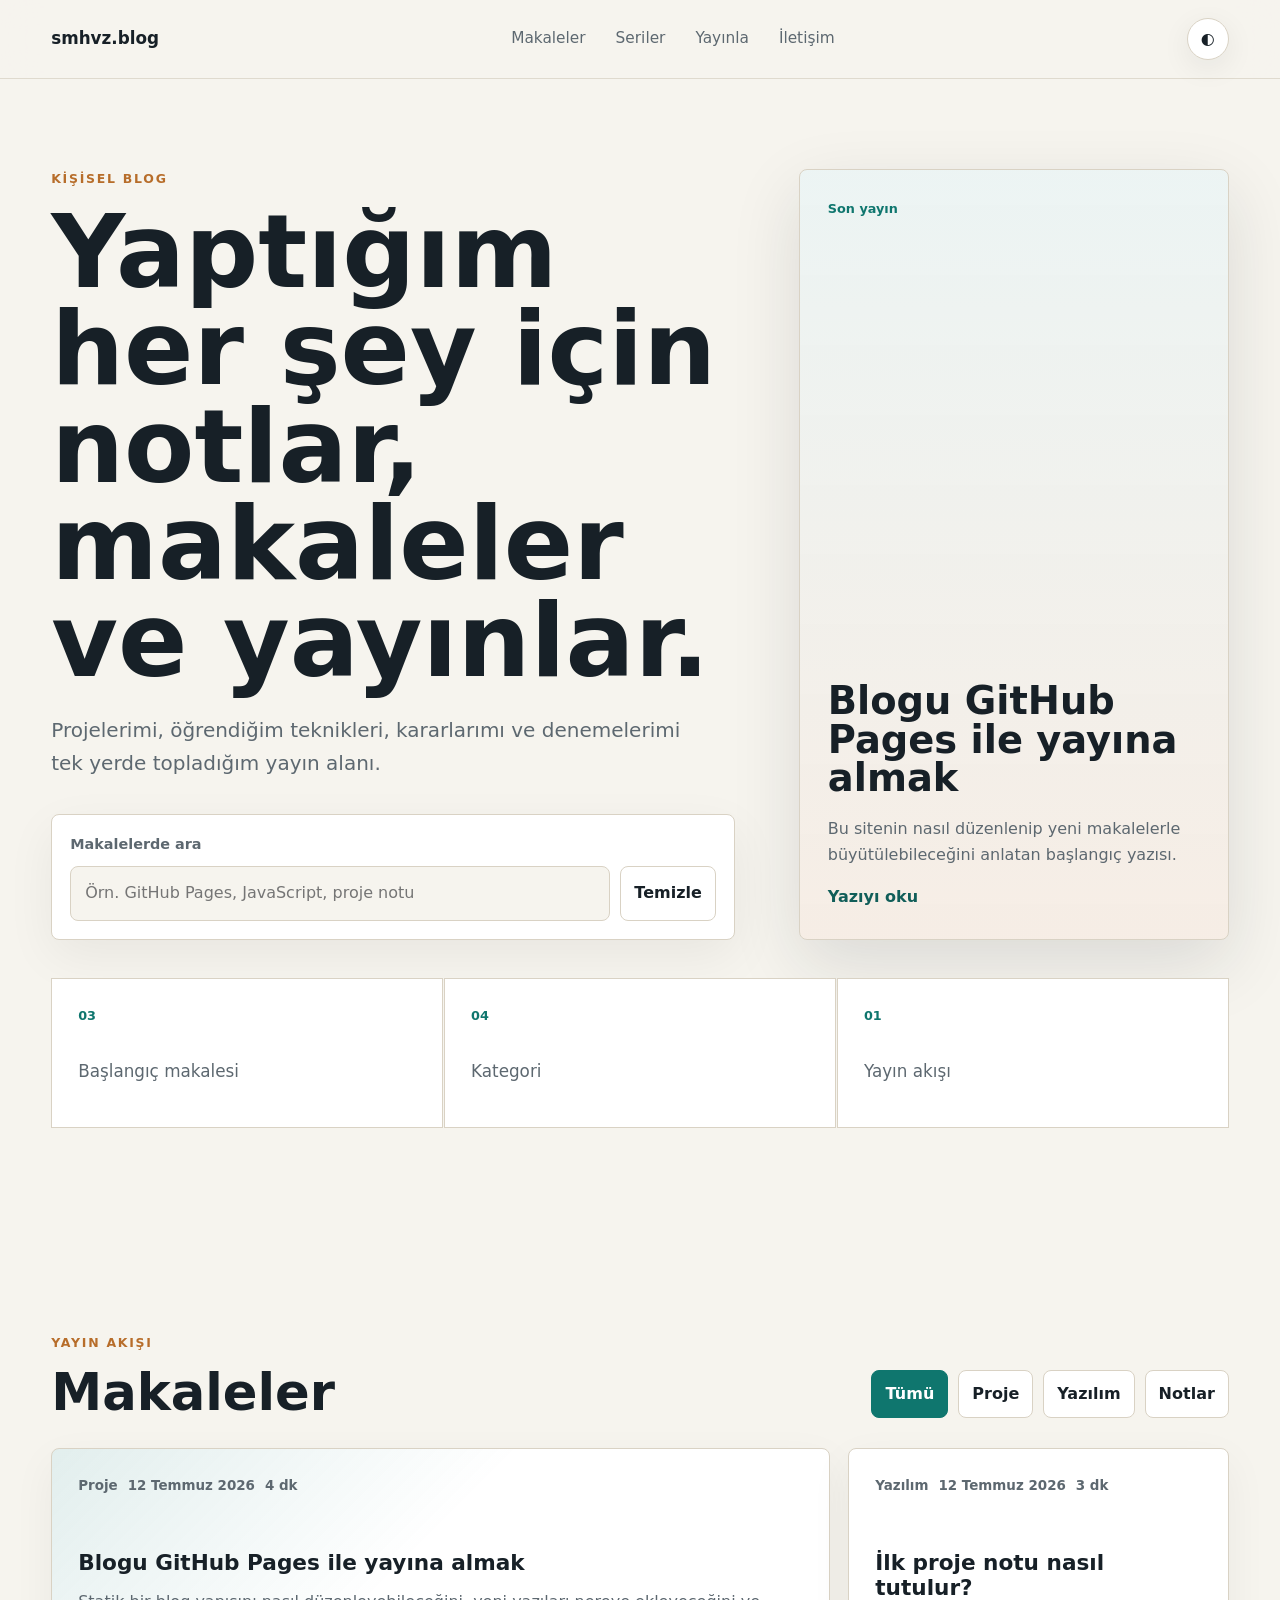
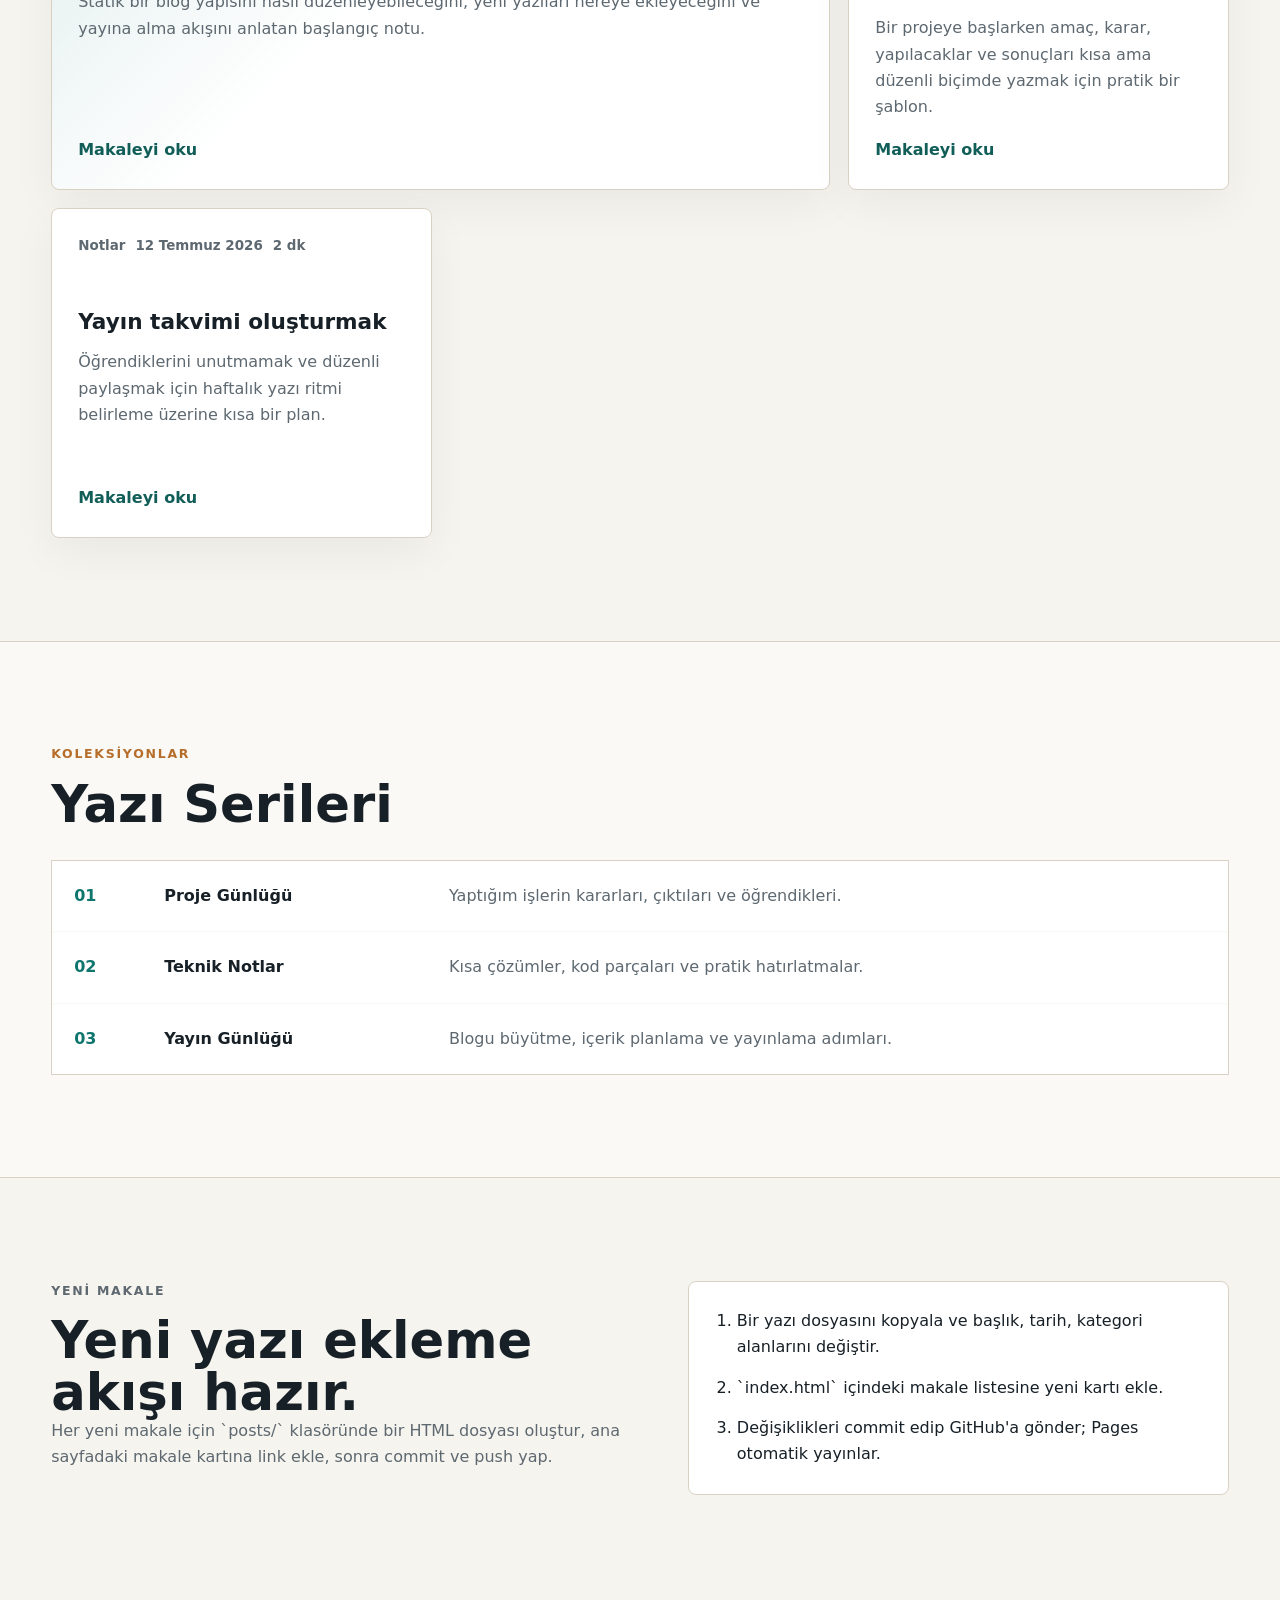
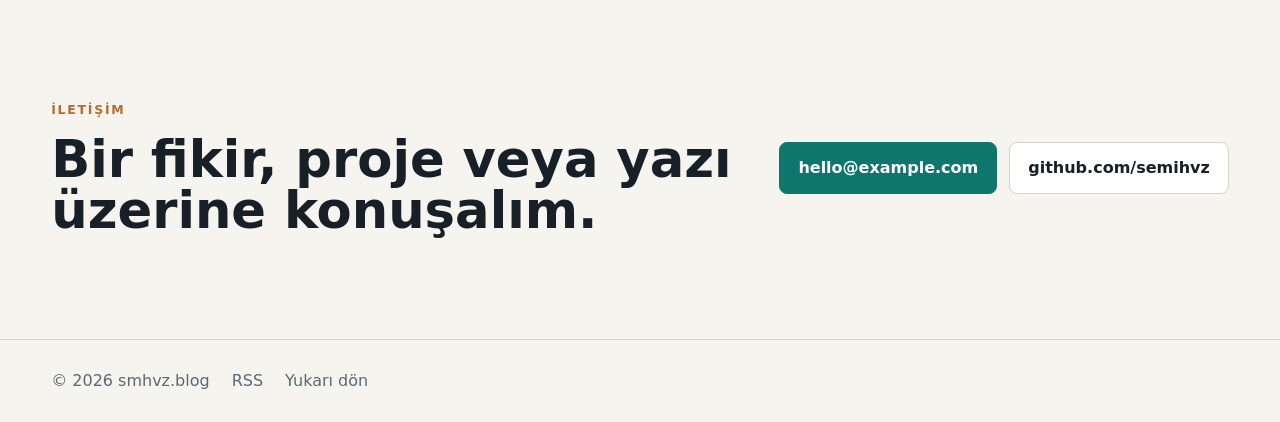
<file: index.html>
<!doctype html>
<html lang="tr">
  <head>
    <meta charset="utf-8" />
    <meta name="viewport" content="width=device-width, initial-scale=1" />
    <meta
      name="description"
      content="smhvz blog: projeler, öğrendiklerim, yazılım notları ve yayınladığım makaleler."
    />
    <meta property="og:title" content="smhvz | Blog" />
    <meta
      property="og:description"
      content="Yaptığım işler, projeler ve yazılım üzerine yayınladığım makaleler."
    />
    <meta property="og:image" content="assets/portfolio-visual.png" />
    <title>smhvz | Blog</title>
    <link rel="preload" href="assets/portfolio-visual.png" as="image" />
    <link rel="stylesheet" href="styles.css" />
  </head>
  <body>
    <header class="site-header">
      <a class="brand" href="#top" aria-label="Ana sayfa">smhvz.blog</a>
      <nav class="nav" aria-label="Ana menü">
        <a href="#articles">Makaleler</a>
        <a href="#series">Seriler</a>
        <a href="#publish">Yayınla</a>
        <a href="#contact">İletişim</a>
      </nav>
      <button class="theme-toggle" type="button" aria-label="Temayı değiştir">
        <span aria-hidden="true">◐</span>
      </button>
    </header>

    <main id="top">
      <section class="hero blog-hero" aria-labelledby="hero-title">
        <div class="hero-copy">
          <p class="eyebrow">Kişisel Blog</p>
          <h1 id="hero-title">Yaptığım her şey için notlar, makaleler ve yayınlar.</h1>
          <p class="hero-text">
            Projelerimi, öğrendiğim teknikleri, kararlarımı ve denemelerimi tek
            yerde topladığım yayın alanı.
          </p>
          <form class="search-panel" role="search" aria-label="Makalelerde ara">
            <label for="search">Makalelerde ara</label>
            <div>
              <input
                id="search"
                name="search"
                type="search"
                placeholder="Örn. GitHub Pages, JavaScript, proje notu"
                autocomplete="off"
              />
              <button type="reset">Temizle</button>
            </div>
          </form>
        </div>
        <aside class="hero-note" aria-label="Yayın özeti">
          <span class="note-label">Son yayın</span>
          <h2>Blogu GitHub Pages ile yayına almak</h2>
          <p>
            Bu sitenin nasıl düzenlenip yeni makalelerle büyütülebileceğini
            anlatan başlangıç yazısı.
          </p>
          <a class="text-link" href="posts/github-pages-blog.html">Yazıyı oku</a>
        </aside>
      </section>

      <section class="section stats" aria-label="Blog özeti">
        <div>
          <span class="metric">03</span>
          <p>Başlangıç makalesi</p>
        </div>
        <div>
          <span class="metric">04</span>
          <p>Kategori</p>
        </div>
        <div>
          <span class="metric">01</span>
          <p>Yayın akışı</p>
        </div>
      </section>

      <section class="section articles-section" id="articles" aria-labelledby="articles-title">
        <div class="section-heading">
          <div>
            <p class="eyebrow">Yayın Akışı</p>
            <h2 id="articles-title">Makaleler</h2>
          </div>
          <div class="filters" aria-label="Makale filtreleri">
            <button class="filter active" type="button" data-filter="all">Tümü</button>
            <button class="filter" type="button" data-filter="Proje">Proje</button>
            <button class="filter" type="button" data-filter="Yazılım">Yazılım</button>
            <button class="filter" type="button" data-filter="Notlar">Notlar</button>
          </div>
        </div>

        <div class="article-grid" id="article-grid">
          <article class="article-card featured" data-category="Proje">
            <div class="article-meta">
              <span>Proje</span>
              <time datetime="2026-07-12">12 Temmuz 2026</time>
              <span>4 dk</span>
            </div>
            <h3>Blogu GitHub Pages ile yayına almak</h3>
            <p>
              Statik bir blog yapısını nasıl düzenleyebileceğini, yeni yazıları
              nereye ekleyeceğini ve yayına alma akışını anlatan başlangıç notu.
            </p>
            <a class="text-link" href="posts/github-pages-blog.html">Makaleyi oku</a>
          </article>

          <article class="article-card" data-category="Yazılım">
            <div class="article-meta">
              <span>Yazılım</span>
              <time datetime="2026-07-12">12 Temmuz 2026</time>
              <span>3 dk</span>
            </div>
            <h3>İlk proje notu nasıl tutulur?</h3>
            <p>
              Bir projeye başlarken amaç, karar, yapılacaklar ve sonuçları kısa
              ama düzenli biçimde yazmak için pratik bir şablon.
            </p>
            <a class="text-link" href="posts/proje-notu-sablonu.html">Makaleyi oku</a>
          </article>

          <article class="article-card" data-category="Notlar">
            <div class="article-meta">
              <span>Notlar</span>
              <time datetime="2026-07-12">12 Temmuz 2026</time>
              <span>2 dk</span>
            </div>
            <h3>Yayın takvimi oluşturmak</h3>
            <p>
              Öğrendiklerini unutmamak ve düzenli paylaşmak için haftalık yazı
              ritmi belirleme üzerine kısa bir plan.
            </p>
            <a class="text-link" href="posts/yayin-takvimi.html">Makaleyi oku</a>
          </article>
        </div>
        <p class="empty-state" hidden>Bu aramaya uygun makale bulunamadı.</p>
      </section>

      <section class="section series-section" id="series" aria-labelledby="series-title">
        <div class="section-heading">
          <div>
            <p class="eyebrow">Koleksiyonlar</p>
            <h2 id="series-title">Yazı Serileri</h2>
          </div>
        </div>
        <div class="series-list">
          <a href="#articles">
            <span>01</span>
            <strong>Proje Günlüğü</strong>
            <em>Yaptığım işlerin kararları, çıktıları ve öğrendikleri.</em>
          </a>
          <a href="#articles">
            <span>02</span>
            <strong>Teknik Notlar</strong>
            <em>Kısa çözümler, kod parçaları ve pratik hatırlatmalar.</em>
          </a>
          <a href="#articles">
            <span>03</span>
            <strong>Yayın Günlüğü</strong>
            <em>Blogu büyütme, içerik planlama ve yayınlama adımları.</em>
          </a>
        </div>
      </section>

      <section class="section publish" id="publish" aria-labelledby="publish-title">
        <div>
          <p class="eyebrow">Yeni Makale</p>
          <h2 id="publish-title">Yeni yazı ekleme akışı hazır.</h2>
          <p>
            Her yeni makale için `posts/` klasöründe bir HTML dosyası oluştur,
            ana sayfadaki makale kartına link ekle, sonra commit ve push yap.
          </p>
        </div>
        <ol class="publish-steps">
          <li>Bir yazı dosyasını kopyala ve başlık, tarih, kategori alanlarını değiştir.</li>
          <li>`index.html` içindeki makale listesine yeni kartı ekle.</li>
          <li>Değişiklikleri commit edip GitHub'a gönder; Pages otomatik yayınlar.</li>
        </ol>
      </section>

      <section class="section contact" id="contact" aria-labelledby="contact-title">
        <div>
          <p class="eyebrow">İletişim</p>
          <h2 id="contact-title">Bir fikir, proje veya yazı üzerine konuşalım.</h2>
        </div>
        <div class="contact-actions">
          <a class="button primary" href="mailto:hello@example.com">hello@example.com</a>
          <a class="button secondary" href="https://github.com/semihvz">github.com/semihvz</a>
        </div>
      </section>
    </main>

    <footer class="footer">
      <span>© <span id="year"></span> smhvz.blog</span>
      <a href="feed.xml">RSS</a>
      <a href="#top">Yukarı dön</a>
    </footer>

    <script src="script.js"></script>
  </body>
</html>
</file>
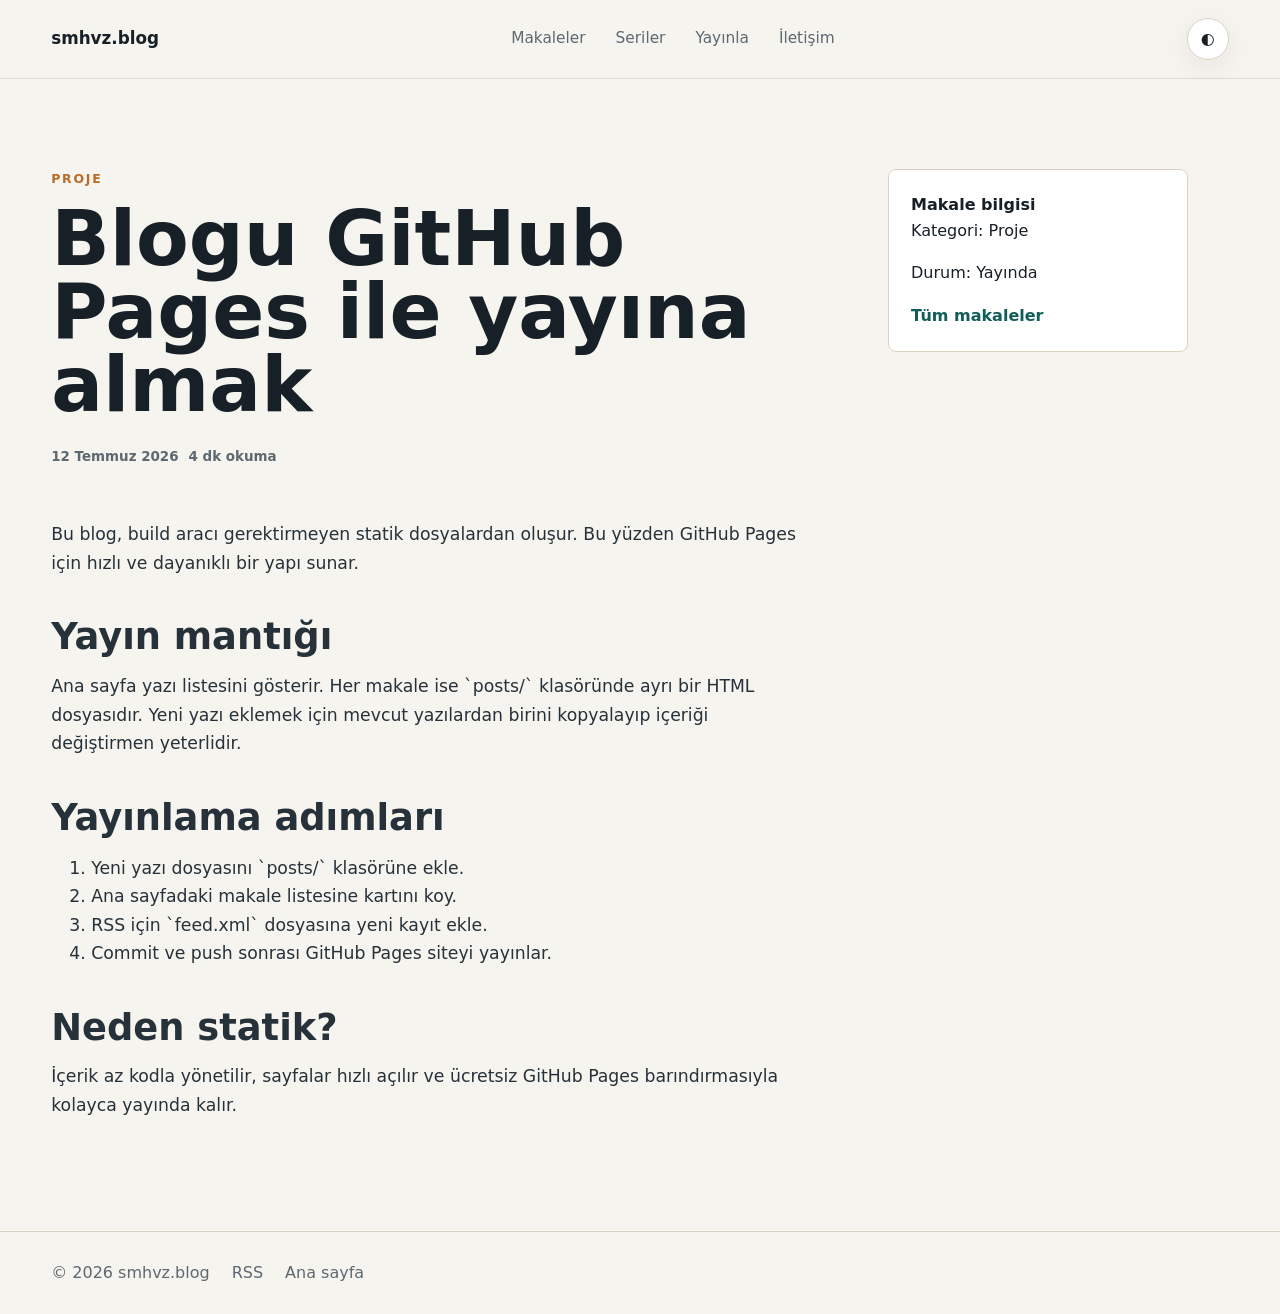
<file: posts/github-pages-blog.html>
<!doctype html>
<html lang="tr">
  <head>
    <meta charset="utf-8" />
    <meta name="viewport" content="width=device-width, initial-scale=1" />
    <meta
      name="description"
      content="GitHub Pages üzerinde statik blogu düzenleme ve yayınlama notları."
    />
    <title>Blogu GitHub Pages ile yayına almak | smhvz</title>
    <link rel="stylesheet" href="../styles.css" />
  </head>
  <body>
    <header class="site-header">
      <a class="brand" href="../index.html">smhvz.blog</a>
      <nav class="nav" aria-label="Ana menü">
        <a href="../index.html#articles">Makaleler</a>
        <a href="../index.html#series">Seriler</a>
        <a href="../index.html#publish">Yayınla</a>
        <a href="../index.html#contact">İletişim</a>
      </nav>
      <button class="theme-toggle" type="button" aria-label="Temayı değiştir">
        <span aria-hidden="true">◐</span>
      </button>
    </header>

    <main class="post-main">
      <article class="post">
        <header class="post-header">
          <p class="eyebrow">Proje</p>
          <h1>Blogu GitHub Pages ile yayına almak</h1>
          <div class="article-meta">
            <time datetime="2026-07-12">12 Temmuz 2026</time>
            <span>4 dk okuma</span>
          </div>
        </header>
        <div class="post-content">
          <p>
            Bu blog, build aracı gerektirmeyen statik dosyalardan oluşur. Bu
            yüzden GitHub Pages için hızlı ve dayanıklı bir yapı sunar.
          </p>
          <h2>Yayın mantığı</h2>
          <p>
            Ana sayfa yazı listesini gösterir. Her makale ise `posts/`
            klasöründe ayrı bir HTML dosyasıdır. Yeni yazı eklemek için mevcut
            yazılardan birini kopyalayıp içeriği değiştirmen yeterlidir.
          </p>
          <h2>Yayınlama adımları</h2>
          <ol>
            <li>Yeni yazı dosyasını `posts/` klasörüne ekle.</li>
            <li>Ana sayfadaki makale listesine kartını koy.</li>
            <li>RSS için `feed.xml` dosyasına yeni kayıt ekle.</li>
            <li>Commit ve push sonrası GitHub Pages siteyi yayınlar.</li>
          </ol>
          <h2>Neden statik?</h2>
          <p>
            İçerik az kodla yönetilir, sayfalar hızlı açılır ve ücretsiz GitHub
            Pages barındırmasıyla kolayca yayında kalır.
          </p>
        </div>
      </article>

      <aside class="post-sidebar">
        <strong>Makale bilgisi</strong>
        <p>Kategori: Proje</p>
        <p>Durum: Yayında</p>
        <a href="../index.html#articles">Tüm makaleler</a>
      </aside>
    </main>

    <footer class="footer">
      <span>© <span id="year"></span> smhvz.blog</span>
      <a href="../feed.xml">RSS</a>
      <a href="../index.html">Ana sayfa</a>
    </footer>
    <script src="../script.js"></script>
  </body>
</html>
</file>
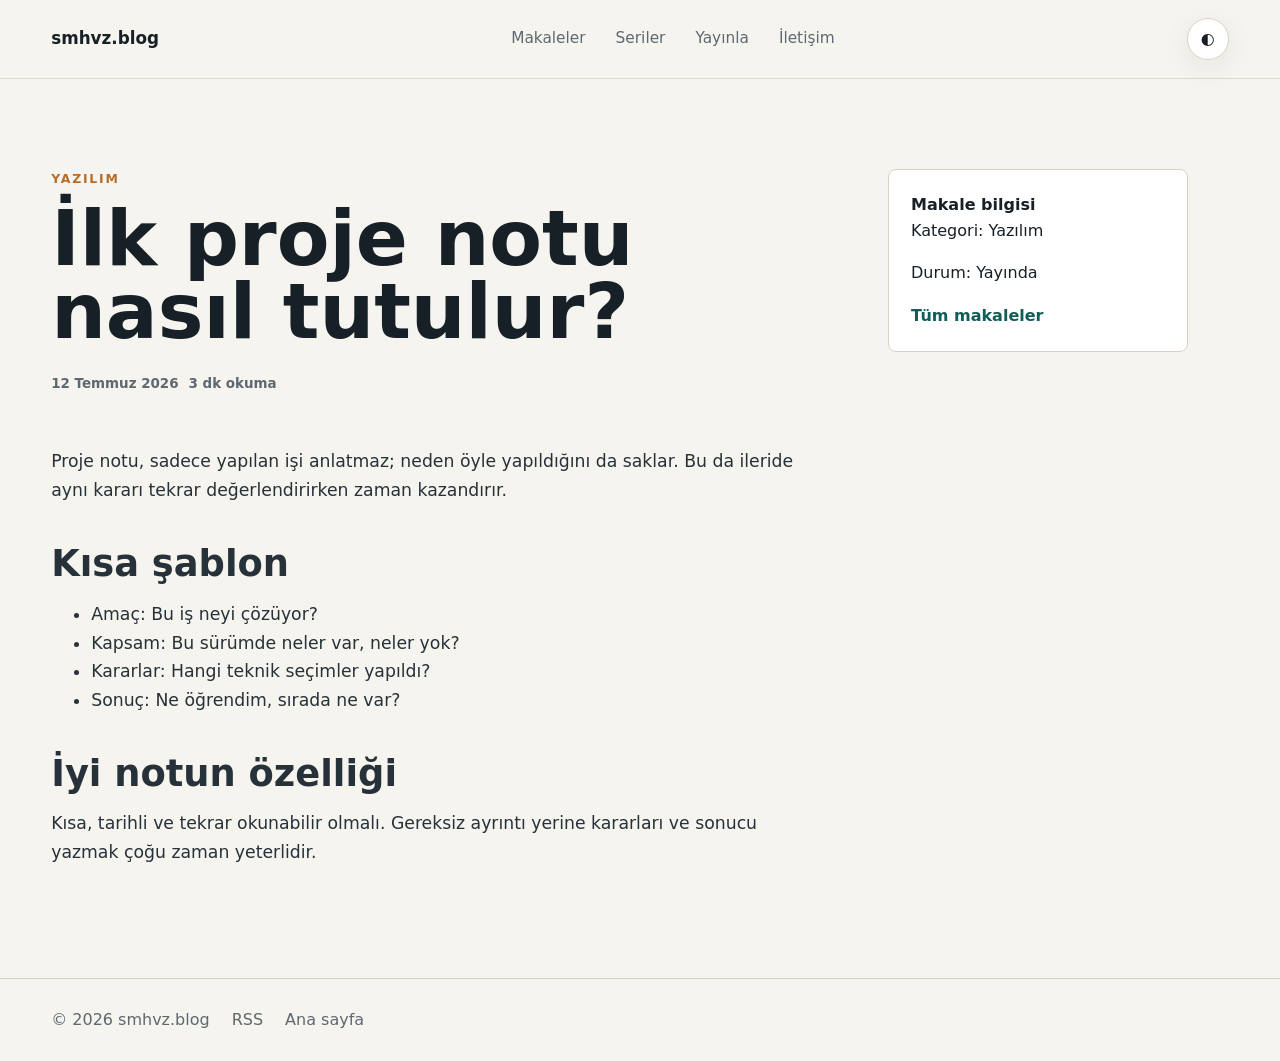
<file: posts/proje-notu-sablonu.html>
<!doctype html>
<html lang="tr">
  <head>
    <meta charset="utf-8" />
    <meta name="viewport" content="width=device-width, initial-scale=1" />
    <meta name="description" content="Projeler için kısa ve düzenli not tutma şablonu." />
    <title>İlk proje notu nasıl tutulur? | smhvz</title>
    <link rel="stylesheet" href="../styles.css" />
  </head>
  <body>
    <header class="site-header">
      <a class="brand" href="../index.html">smhvz.blog</a>
      <nav class="nav" aria-label="Ana menü">
        <a href="../index.html#articles">Makaleler</a>
        <a href="../index.html#series">Seriler</a>
        <a href="../index.html#publish">Yayınla</a>
        <a href="../index.html#contact">İletişim</a>
      </nav>
      <button class="theme-toggle" type="button" aria-label="Temayı değiştir">
        <span aria-hidden="true">◐</span>
      </button>
    </header>

    <main class="post-main">
      <article class="post">
        <header class="post-header">
          <p class="eyebrow">Yazılım</p>
          <h1>İlk proje notu nasıl tutulur?</h1>
          <div class="article-meta">
            <time datetime="2026-07-12">12 Temmuz 2026</time>
            <span>3 dk okuma</span>
          </div>
        </header>
        <div class="post-content">
          <p>
            Proje notu, sadece yapılan işi anlatmaz; neden öyle yapıldığını da
            saklar. Bu da ileride aynı kararı tekrar değerlendirirken zaman
            kazandırır.
          </p>
          <h2>Kısa şablon</h2>
          <ul>
            <li>Amaç: Bu iş neyi çözüyor?</li>
            <li>Kapsam: Bu sürümde neler var, neler yok?</li>
            <li>Kararlar: Hangi teknik seçimler yapıldı?</li>
            <li>Sonuç: Ne öğrendim, sırada ne var?</li>
          </ul>
          <h2>İyi notun özelliği</h2>
          <p>
            Kısa, tarihli ve tekrar okunabilir olmalı. Gereksiz ayrıntı yerine
            kararları ve sonucu yazmak çoğu zaman yeterlidir.
          </p>
        </div>
      </article>

      <aside class="post-sidebar">
        <strong>Makale bilgisi</strong>
        <p>Kategori: Yazılım</p>
        <p>Durum: Yayında</p>
        <a href="../index.html#articles">Tüm makaleler</a>
      </aside>
    </main>

    <footer class="footer">
      <span>© <span id="year"></span> smhvz.blog</span>
      <a href="../feed.xml">RSS</a>
      <a href="../index.html">Ana sayfa</a>
    </footer>
    <script src="../script.js"></script>
  </body>
</html>
</file>
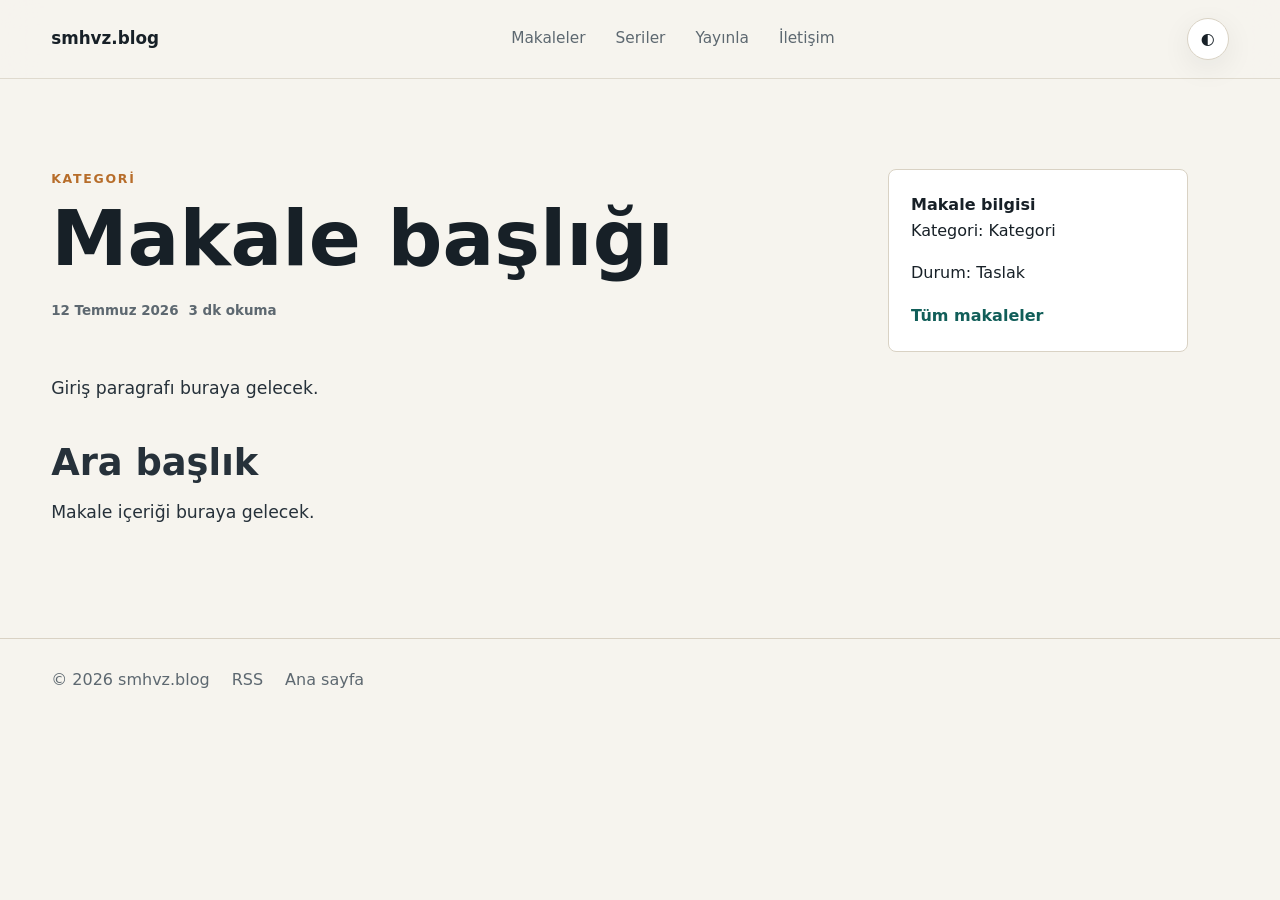
<file: posts/template.html>
<!doctype html>
<html lang="tr">
  <head>
    <meta charset="utf-8" />
    <meta name="viewport" content="width=device-width, initial-scale=1" />
    <meta name="description" content="Makale açıklaması." />
    <title>Makale başlığı | smhvz</title>
    <link rel="stylesheet" href="../styles.css" />
  </head>
  <body>
    <header class="site-header">
      <a class="brand" href="../index.html">smhvz.blog</a>
      <nav class="nav" aria-label="Ana menü">
        <a href="../index.html#articles">Makaleler</a>
        <a href="../index.html#series">Seriler</a>
        <a href="../index.html#publish">Yayınla</a>
        <a href="../index.html#contact">İletişim</a>
      </nav>
      <button class="theme-toggle" type="button" aria-label="Temayı değiştir">
        <span aria-hidden="true">◐</span>
      </button>
    </header>

    <main class="post-main">
      <article class="post">
        <header class="post-header">
          <p class="eyebrow">Kategori</p>
          <h1>Makale başlığı</h1>
          <div class="article-meta">
            <time datetime="2026-07-12">12 Temmuz 2026</time>
            <span>3 dk okuma</span>
          </div>
        </header>
        <div class="post-content">
          <p>Giriş paragrafı buraya gelecek.</p>
          <h2>Ara başlık</h2>
          <p>Makale içeriği buraya gelecek.</p>
        </div>
      </article>

      <aside class="post-sidebar">
        <strong>Makale bilgisi</strong>
        <p>Kategori: Kategori</p>
        <p>Durum: Taslak</p>
        <a href="../index.html#articles">Tüm makaleler</a>
      </aside>
    </main>

    <footer class="footer">
      <span>© <span id="year"></span> smhvz.blog</span>
      <a href="../feed.xml">RSS</a>
      <a href="../index.html">Ana sayfa</a>
    </footer>
    <script src="../script.js"></script>
  </body>
</html>
</file>
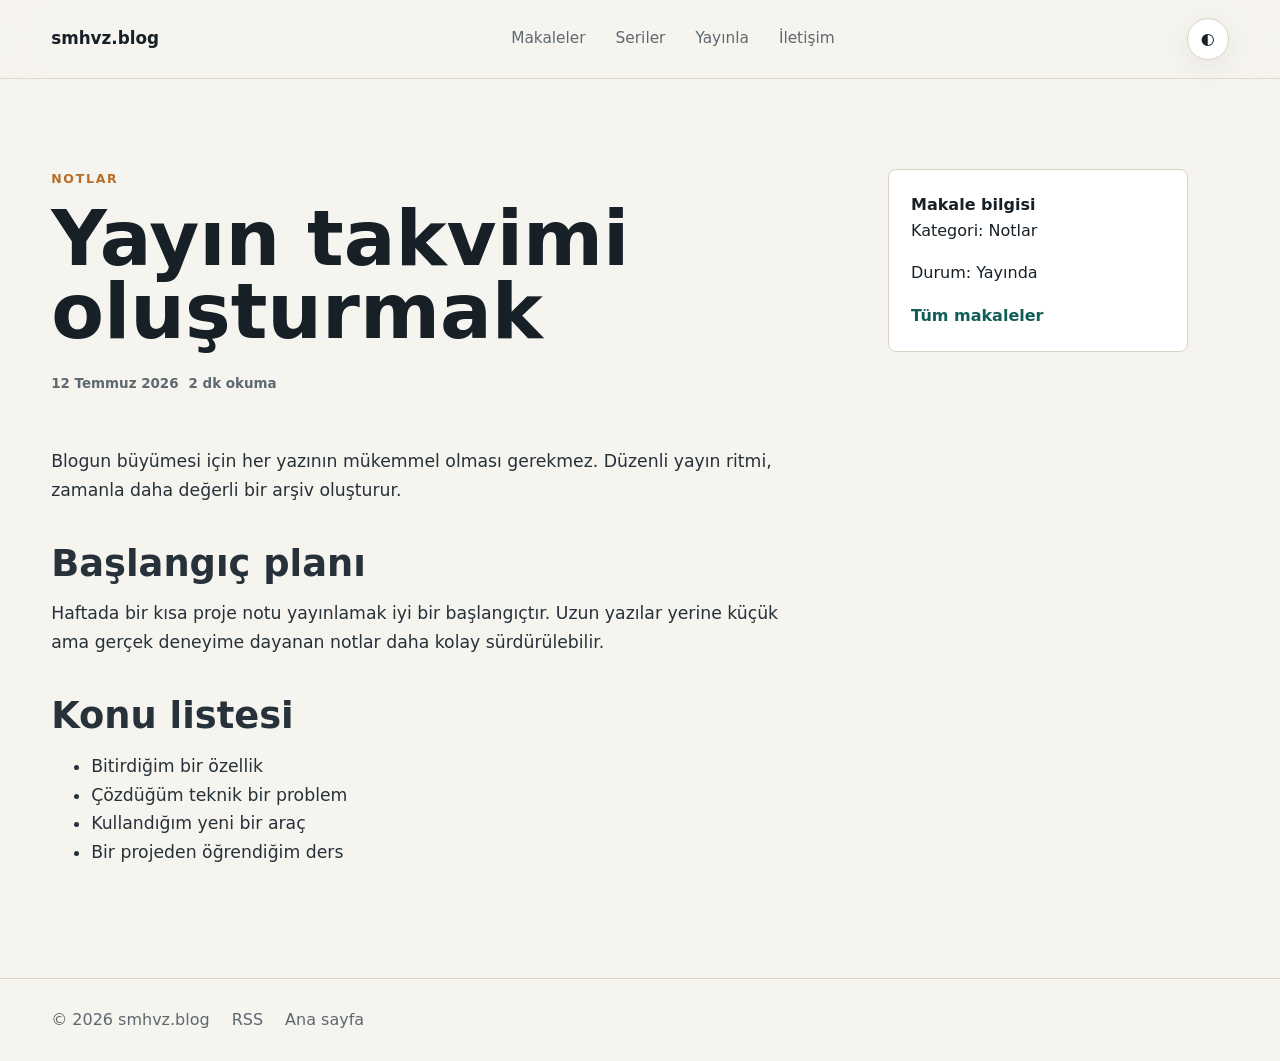
<file: posts/yayin-takvimi.html>
<!doctype html>
<html lang="tr">
  <head>
    <meta charset="utf-8" />
    <meta name="viewport" content="width=device-width, initial-scale=1" />
    <meta name="description" content="Düzenli blog yayını için basit yayın takvimi." />
    <title>Yayın takvimi oluşturmak | smhvz</title>
    <link rel="stylesheet" href="../styles.css" />
  </head>
  <body>
    <header class="site-header">
      <a class="brand" href="../index.html">smhvz.blog</a>
      <nav class="nav" aria-label="Ana menü">
        <a href="../index.html#articles">Makaleler</a>
        <a href="../index.html#series">Seriler</a>
        <a href="../index.html#publish">Yayınla</a>
        <a href="../index.html#contact">İletişim</a>
      </nav>
      <button class="theme-toggle" type="button" aria-label="Temayı değiştir">
        <span aria-hidden="true">◐</span>
      </button>
    </header>

    <main class="post-main">
      <article class="post">
        <header class="post-header">
          <p class="eyebrow">Notlar</p>
          <h1>Yayın takvimi oluşturmak</h1>
          <div class="article-meta">
            <time datetime="2026-07-12">12 Temmuz 2026</time>
            <span>2 dk okuma</span>
          </div>
        </header>
        <div class="post-content">
          <p>
            Blogun büyümesi için her yazının mükemmel olması gerekmez. Düzenli
            yayın ritmi, zamanla daha değerli bir arşiv oluşturur.
          </p>
          <h2>Başlangıç planı</h2>
          <p>
            Haftada bir kısa proje notu yayınlamak iyi bir başlangıçtır. Uzun
            yazılar yerine küçük ama gerçek deneyime dayanan notlar daha kolay
            sürdürülebilir.
          </p>
          <h2>Konu listesi</h2>
          <ul>
            <li>Bitirdiğim bir özellik</li>
            <li>Çözdüğüm teknik bir problem</li>
            <li>Kullandığım yeni bir araç</li>
            <li>Bir projeden öğrendiğim ders</li>
          </ul>
        </div>
      </article>

      <aside class="post-sidebar">
        <strong>Makale bilgisi</strong>
        <p>Kategori: Notlar</p>
        <p>Durum: Yayında</p>
        <a href="../index.html#articles">Tüm makaleler</a>
      </aside>
    </main>

    <footer class="footer">
      <span>© <span id="year"></span> smhvz.blog</span>
      <a href="../feed.xml">RSS</a>
      <a href="../index.html">Ana sayfa</a>
    </footer>
    <script src="../script.js"></script>
  </body>
</html>
</file>
<file: styles.css>
:root {
  color-scheme: light;
  --bg: #f6f4ee;
  --surface: #ffffff;
  --surface-soft: #ebe6dc;
  --text: #172027;
  --muted: #5d6870;
  --line: #d9d2c4;
  --accent: #0f766e;
  --accent-strong: #115e59;
  --warm: #b76d2a;
  --ink: #26313a;
  --shadow: 0 24px 70px rgba(23, 32, 39, 0.12);
}

:root[data-theme="dark"] {
  color-scheme: dark;
  --bg: #11161b;
  --surface: #192127;
  --surface-soft: #202b31;
  --text: #f2f5f2;
  --muted: #aab5b8;
  --line: #2e3b42;
  --accent: #7dd3c7;
  --accent-strong: #a2ece2;
  --warm: #f0b36b;
  --ink: #e8eeee;
  --shadow: 0 24px 70px rgba(0, 0, 0, 0.38);
}

* {
  box-sizing: border-box;
}

html {
  scroll-behavior: smooth;
}

body {
  margin: 0;
  background: var(--bg);
  color: var(--text);
  font-family:
    Inter, ui-sans-serif, system-ui, -apple-system, BlinkMacSystemFont, "Segoe UI",
    sans-serif;
  line-height: 1.65;
}

a {
  color: inherit;
  text-decoration: none;
}

button,
input {
  font: inherit;
}

.site-header {
  position: sticky;
  top: 0;
  z-index: 10;
  display: flex;
  align-items: center;
  justify-content: space-between;
  gap: 24px;
  padding: 18px clamp(18px, 4vw, 64px);
  border-bottom: 1px solid color-mix(in srgb, var(--line), transparent 22%);
  background: color-mix(in srgb, var(--bg), transparent 8%);
  backdrop-filter: blur(18px);
}

.brand {
  font-size: 1.05rem;
  font-weight: 900;
  letter-spacing: 0;
}

.nav {
  display: flex;
  align-items: center;
  gap: clamp(14px, 3vw, 30px);
  color: var(--muted);
  font-size: 0.96rem;
}

.nav a:hover,
.footer a:hover,
.text-link:hover,
.article-meta a:hover {
  color: var(--accent-strong);
}

.theme-toggle {
  display: inline-grid;
  width: 42px;
  height: 42px;
  place-items: center;
  border: 1px solid var(--line);
  border-radius: 50%;
  background: var(--surface);
  color: var(--text);
  cursor: pointer;
  box-shadow: 0 8px 30px rgba(0, 0, 0, 0.07);
}

.hero {
  display: grid;
  grid-template-columns: minmax(0, 1fr) minmax(300px, 430px);
  align-items: stretch;
  gap: clamp(24px, 5vw, 72px);
  min-height: calc(100vh - 78px);
  padding: clamp(44px, 7vw, 96px) clamp(18px, 4vw, 64px) 38px;
}

.hero-copy {
  max-width: 920px;
}

.eyebrow {
  margin: 0 0 14px;
  color: var(--warm);
  font-size: 0.78rem;
  font-weight: 900;
  letter-spacing: 0.14em;
  text-transform: uppercase;
}

h1,
h2,
h3,
p {
  margin-top: 0;
}

h1 {
  max-width: 960px;
  margin-bottom: 24px;
  font-size: clamp(3rem, 8vw, 6.7rem);
  line-height: 0.95;
  letter-spacing: 0;
}

h2 {
  margin-bottom: 0;
  font-size: clamp(2rem, 4vw, 3.5rem);
  line-height: 1;
  letter-spacing: 0;
}

h3 {
  margin-bottom: 14px;
  font-size: 1.35rem;
  line-height: 1.2;
}

.hero-text {
  max-width: 660px;
  margin-bottom: 34px;
  color: var(--muted);
  font-size: clamp(1.05rem, 2vw, 1.25rem);
}

.search-panel {
  max-width: 720px;
  padding: 18px;
  border: 1px solid var(--line);
  border-radius: 8px;
  background: var(--surface);
  box-shadow: 0 16px 50px rgba(0, 0, 0, 0.06);
}

.search-panel label {
  display: block;
  margin-bottom: 10px;
  color: var(--muted);
  font-size: 0.9rem;
  font-weight: 800;
}

.search-panel div {
  display: flex;
  gap: 10px;
}

.search-panel input {
  min-width: 0;
  flex: 1;
  border: 1px solid var(--line);
  border-radius: 8px;
  padding: 13px 14px;
  background: var(--bg);
  color: var(--text);
}

.search-panel button,
.filter {
  border: 1px solid var(--line);
  border-radius: 8px;
  padding: 10px 13px;
  background: var(--surface);
  color: var(--text);
  cursor: pointer;
  font-weight: 800;
}

.hero-note {
  display: flex;
  min-height: 420px;
  flex-direction: column;
  justify-content: flex-end;
  border: 1px solid var(--line);
  border-radius: 8px;
  padding: 28px;
  background:
    linear-gradient(180deg, rgba(15, 118, 110, 0.08), rgba(183, 109, 42, 0.12)),
    var(--surface);
  box-shadow: var(--shadow);
}

.hero-note h2 {
  margin-bottom: 18px;
  font-size: clamp(1.7rem, 3vw, 2.6rem);
}

.hero-note p {
  color: var(--muted);
}

.note-label,
.metric {
  display: block;
  color: var(--accent);
  font-size: 0.8rem;
  font-weight: 900;
}

.note-label {
  margin-bottom: auto;
}

.text-link {
  color: var(--accent-strong);
  font-weight: 900;
}

.section {
  padding: clamp(58px, 8vw, 112px) clamp(18px, 4vw, 64px);
}

.stats {
  display: grid;
  grid-template-columns: repeat(3, minmax(0, 1fr));
  gap: 1px;
  padding-top: 0;
}

.stats > div {
  min-height: 150px;
  padding: 26px;
  border: 1px solid var(--line);
  background: var(--surface);
}

.metric {
  margin-bottom: 32px;
}

.stats p {
  margin-bottom: 0;
  color: var(--muted);
  font-size: 1.05rem;
}

.section-heading {
  display: flex;
  align-items: end;
  justify-content: space-between;
  gap: 24px;
  margin-bottom: 30px;
}

.filters {
  display: flex;
  flex-wrap: wrap;
  gap: 10px;
  justify-content: flex-end;
}

.filter.active {
  border-color: var(--accent);
  background: var(--accent);
  color: #ffffff;
}

.article-grid {
  display: grid;
  grid-template-columns: repeat(3, minmax(0, 1fr));
  gap: 18px;
}

.article-card {
  display: flex;
  min-height: 330px;
  flex-direction: column;
  padding: 26px;
  border: 1px solid var(--line);
  border-radius: 8px;
  background: var(--surface);
  box-shadow: 0 14px 44px rgba(0, 0, 0, 0.05);
}

.article-card.featured {
  grid-column: span 2;
  background:
    linear-gradient(135deg, rgba(15, 118, 110, 0.12), transparent 42%),
    var(--surface);
}

.article-card p {
  color: var(--muted);
}

.article-card .text-link {
  margin-top: auto;
}

.article-meta {
  display: flex;
  flex-wrap: wrap;
  gap: 10px;
  margin-bottom: 52px;
  color: var(--muted);
  font-size: 0.84rem;
  font-weight: 800;
}

.article-meta span,
.article-meta time {
  display: inline-flex;
  align-items: center;
}

.empty-state {
  margin: 24px 0 0;
  color: var(--muted);
  font-weight: 800;
}

.series-section {
  border-block: 1px solid var(--line);
  background: color-mix(in srgb, var(--surface), transparent 48%);
}

.series-list {
  display: grid;
  gap: 1px;
  border: 1px solid var(--line);
}

.series-list a {
  display: grid;
  grid-template-columns: 70px minmax(160px, 0.35fr) minmax(0, 1fr);
  gap: 20px;
  align-items: center;
  padding: 22px;
  background: var(--surface);
}

.series-list a:hover {
  background: var(--surface-soft);
}

.series-list span {
  color: var(--accent);
  font-weight: 900;
}

.series-list em {
  color: var(--muted);
  font-style: normal;
}

.publish {
  display: grid;
  grid-template-columns: minmax(0, 0.9fr) minmax(280px, 0.8fr);
  gap: 28px;
  align-items: start;
}

.publish p {
  max-width: 720px;
  color: var(--muted);
}

.publish-steps {
  margin: 0;
  padding: 26px 26px 26px 48px;
  border: 1px solid var(--line);
  border-radius: 8px;
  background: var(--surface);
}

.publish-steps li + li {
  margin-top: 14px;
}

.contact {
  display: grid;
  grid-template-columns: minmax(0, 1fr) auto;
  align-items: center;
  gap: 28px;
}

.contact-actions {
  display: flex;
  flex-wrap: wrap;
  gap: 12px;
  justify-content: flex-end;
}

.button {
  display: inline-flex;
  min-height: 48px;
  align-items: center;
  justify-content: center;
  border: 1px solid var(--line);
  border-radius: 8px;
  padding: 12px 18px;
  font-weight: 900;
  transition:
    transform 160ms ease,
    border-color 160ms ease,
    background 160ms ease;
}

.button:hover {
  transform: translateY(-2px);
}

.button.primary {
  border-color: var(--accent);
  background: var(--accent);
  color: #ffffff;
}

.button.secondary {
  background: var(--surface);
}

.footer {
  display: flex;
  align-items: center;
  justify-content: flex-start;
  gap: 22px;
  padding: 28px clamp(18px, 4vw, 64px);
  border-top: 1px solid var(--line);
  color: var(--muted);
}

.post-main {
  display: grid;
  grid-template-columns: minmax(0, 760px) minmax(220px, 300px);
  gap: clamp(28px, 6vw, 80px);
  align-items: start;
  padding: clamp(44px, 7vw, 96px) clamp(18px, 4vw, 64px);
}

.post {
  min-width: 0;
}

.post-header {
  margin-bottom: 40px;
}

.post-header h1 {
  font-size: clamp(2.4rem, 6vw, 5rem);
}

.post-content {
  color: var(--ink);
  font-size: 1.08rem;
}

.post-content h2 {
  margin: 42px 0 16px;
  font-size: clamp(1.6rem, 3vw, 2.3rem);
}

.post-content p,
.post-content ul,
.post-content ol {
  margin-bottom: 22px;
}

.post-content code {
  border: 1px solid var(--line);
  border-radius: 6px;
  padding: 2px 6px;
  background: var(--surface);
  font-size: 0.95em;
}

.post-sidebar {
  position: sticky;
  top: 96px;
  border: 1px solid var(--line);
  border-radius: 8px;
  padding: 22px;
  background: var(--surface);
}

.post-sidebar a {
  display: block;
  margin-top: 12px;
  color: var(--accent-strong);
  font-weight: 900;
}

@media (max-width: 980px) {
  .hero,
  .publish,
  .contact,
  .post-main {
    grid-template-columns: 1fr;
  }

  .hero {
    min-height: auto;
  }

  .article-card.featured {
    grid-column: span 1;
  }

  .article-grid,
  .stats {
    grid-template-columns: 1fr;
  }

  .contact-actions {
    justify-content: flex-start;
  }

  .post-sidebar {
    position: static;
  }
}

@media (max-width: 720px) {
  .site-header {
    flex-wrap: wrap;
  }

  .nav {
    order: 3;
    width: 100%;
    justify-content: space-between;
    gap: 10px;
    overflow-x: auto;
    padding-bottom: 2px;
  }

  .section-heading {
    display: block;
  }

  .filters {
    justify-content: flex-start;
    margin-top: 18px;
  }

  .search-panel div {
    flex-direction: column;
  }

  .series-list a {
    grid-template-columns: 1fr;
    gap: 8px;
  }

  .footer {
    flex-wrap: wrap;
  }
}

@media (max-width: 560px) {
  .site-header {
    padding-inline: 16px;
  }

  h1 {
    font-size: clamp(2.45rem, 14vw, 4rem);
  }

  .contact-actions .button {
    width: 100%;
  }
}
</file>
